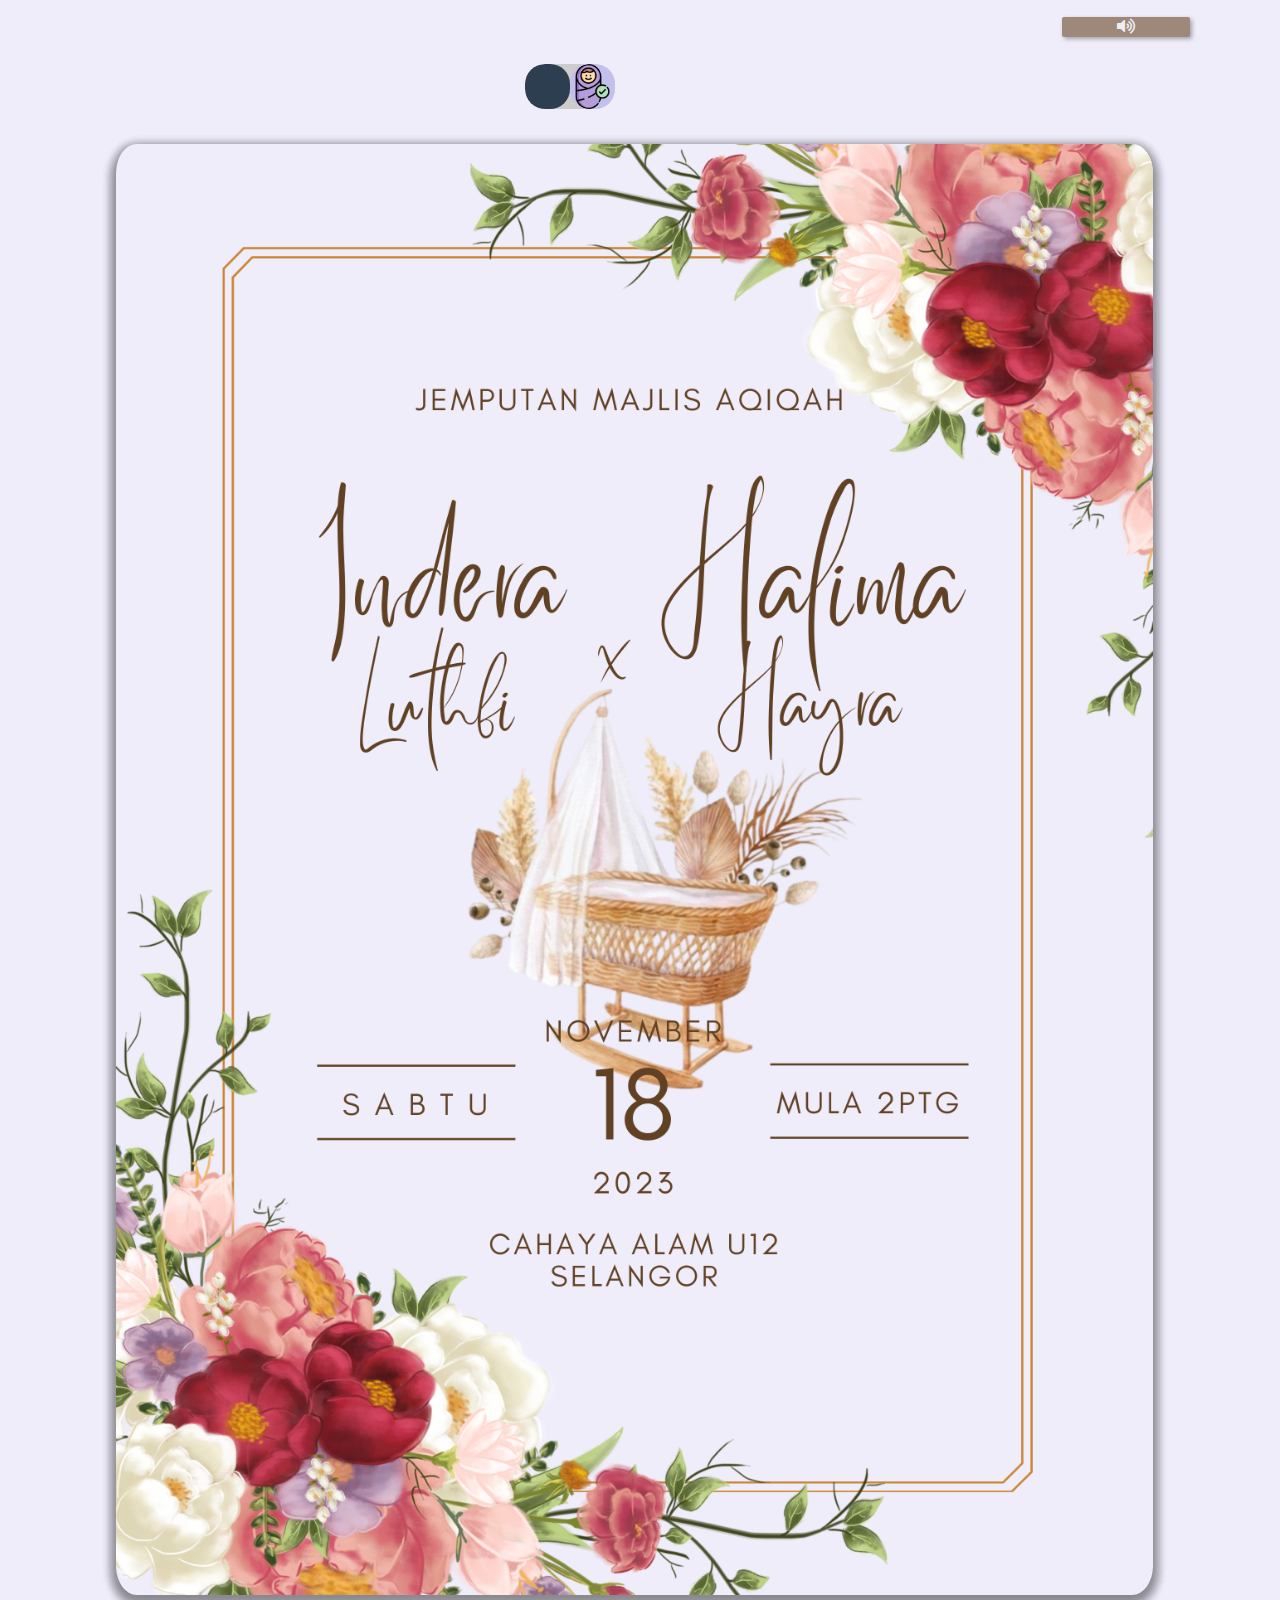
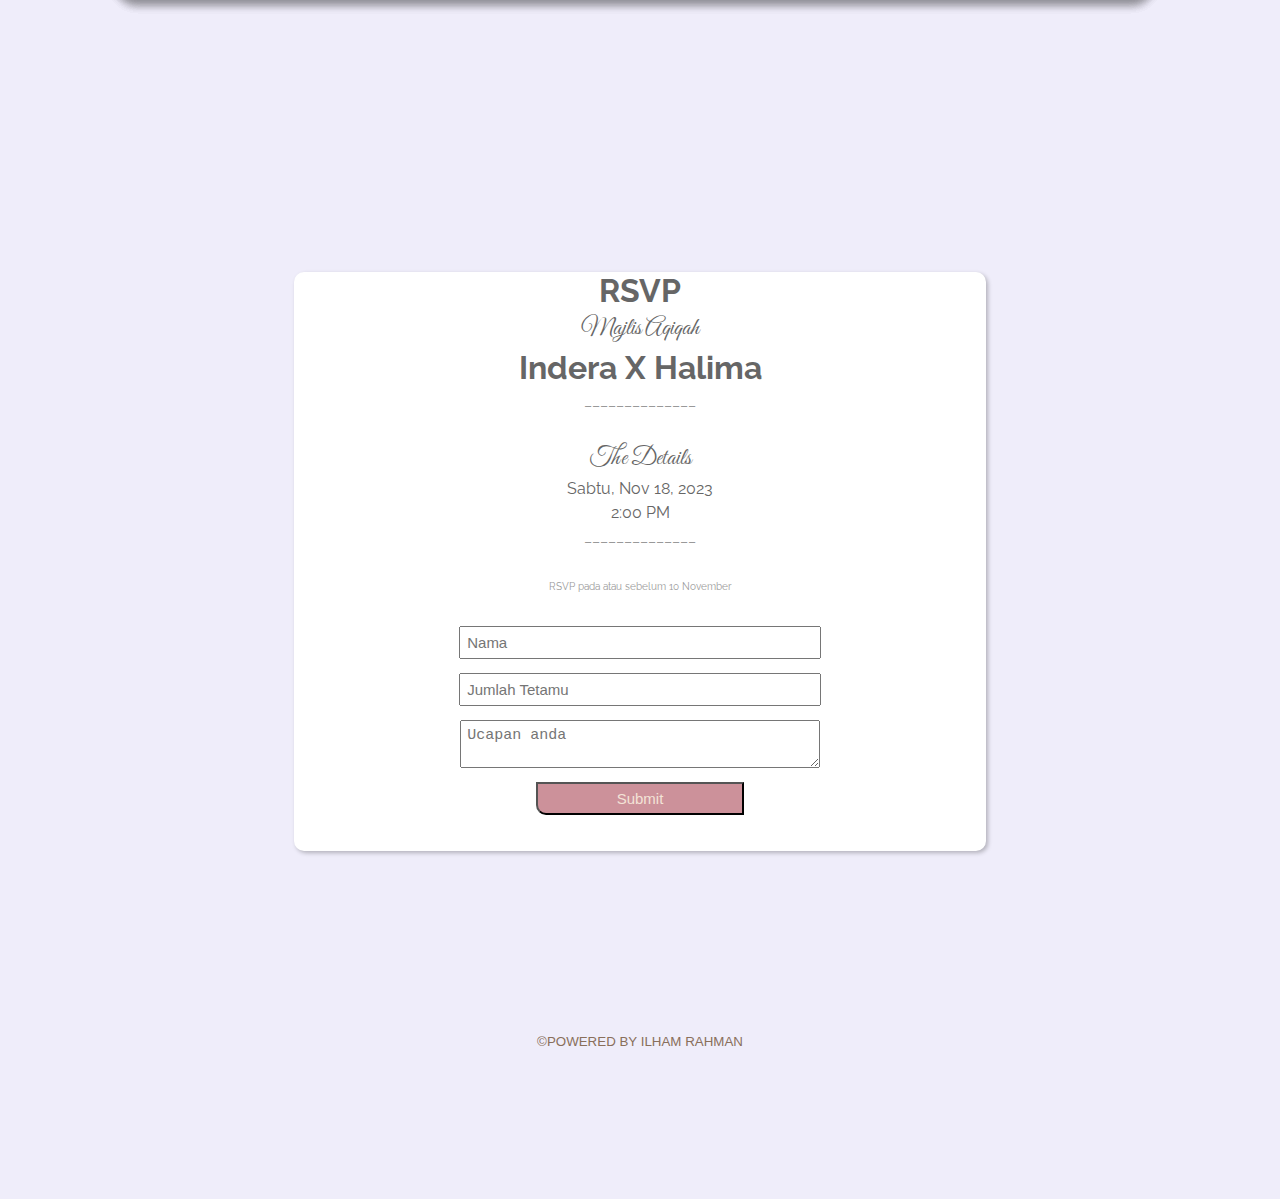
<file: index.html>
<!DOCTYPE html>
<html lang="en">
  <head>
    <meta charset="UTF-8" />
    <meta name="viewport" content="width=device-width, initial-scale=1.0" />
    <title>Luthfi X Halima</title>
    <link rel="stylesheet" href="style.css" />
    <link
      rel="stylesheet"
      href="https://cdnjs.cloudflare.com/ajax/libs/font-awesome/5.9.0/css/all.min.css"
    />
    <link rel="stylesheet" type="text/css" href="https://fonts.googleapis.com/css?family=Raleway:100,200,300,400,500,600,700,800,900">
<link href='https://fonts.googleapis.com/css?family=Great+Vibes' rel='stylesheet' type='text/css'>
  </head>
  <body>
    <style>
 
    </style>
    <div class="slider">
      <div class="icon" id="icon1">
       
      </div>
      <div class="icon" id="icon2">
        <img class="girl" src="./image/girl.png" alt="halima" />
      </div>
      <div class="slider-button" id="sliderButton">
        <img class="boy" src="./image/boy.png" alt="indera" />
      </div>
    </div>
    <div class="container">
      <div class="frame1">
        <img class="frame" src="./image/2.png" alt="frame" />
      </div>
      <div class="img3">
        <img class="word1" src="./image/3.png" alt="jemputan" />
      </div>
      <div class="img4">
        <img class="word2" src="./image/4.png" alt="border" />
      </div>
      <div class="img5">
        <img class="word3" src="./image/5.png" alt="date" />
      </div>
      <div class="img6">
        <img class="word4" src="./image/6.png" alt="inderaxhalima" />
      </div>
      <div class="img7">
        <img class="word5" src="./image/7.png" alt="rotan" />
      </div>
      <audio autoplay loop>
        <source src="./audio/comel.mp3" type="audio/mp3" />
        Your browser does not support the audio element.
      </audio>
    </div>
    <div class="main">
    <button id="play">
      <i class="fas fa-volume-up"></i>
    </button>
  </div>
    <div class="tab" id="navbar">
      <div class="flex">
        <div class="dropdown">
        <span>   
          <img src="./image/waze.png" alt="waze" width="20%"/>
          <br />
          LOKASI</span>
        <div class="dropdown-content">
          <a href="https://www.google.com/maps/dir/?api=1&destination=3.086258, 101.489452" style="font-size: small;"><img src="./image/gmaps.png" alt="waze" width="20%" style="vertical-align: middle; margin-right: 5px;" />    Google Maps</a>
          <a href="https://www.waze.com/ul?ll=3.086258, 101.489452&navigate=yes" style="font-size: small;"><img src="./image/waze.png" alt="waze" width="20%" style="vertical-align: middle; margin-right: 5px;" />    Waze</a>
          
        </div>
      </div>
        <div class="dropdown">
          <span>
            <img src="./image/smartphone.png" alt="waze" width="20%" color="#896f5b" />
            <br />
            HUBUNGI</span>
          <div class="dropdown-content">
            <a href="tel:+60149288083" style="font-size: small;"><img src="./image/call.png" alt="waze" width="10%" style="vertical-align: middle; margin-right: 5px;" />Haji Rahman</a>
            <a href="tel:+60102458149"style="font-size: small;"><img src="./image/call.png" alt="waze" width="10%" style="vertical-align: middle; margin-right: 5px;" />Hajah Norliah</a>
            <a href="tel:+60162162405"style="font-size: small;"><img src="./image/call.png" alt="waze" width="10%" style="vertical-align: middle; margin-right: 5px;" />Yasmin Nur</a>
            <a href="tel:+601160511011"style="font-size: small;"><img src="./image/call.png" alt="waze" width="10%" style="vertical-align: middle; margin-right: 5px;" />Ilham Rahman</a>
          </div>
        </div>
          <br /></a
        >
        <a href="https://www.google.com/calendar/render?action=TEMPLATE&text=Majlis%20Aqiqah%20Indera%20X%20Halimah&dates=20231118T030000Z/20231118T080000Z&details=Please%20Welcome&location=3.086258,101.489452" target="_blank">
          <img
            src="./image/calendar.png"
            alt="calendar"
            width="20%"
            color="#896f5b"
          />
          <br />
          CALENDAR</a
        >
        <a href="https://www.chess.com/game/81840160760" target="_blank">
          <img
            src="./image/joystick.png"
            alt="waze"
            width="20%"
            color="#896f5b"
          />
          <br />
          GAME</a
        >
      </div>
    </div>





<div class="pos">
    <div class="top">
    </div>
    <div class="form">
   
      <h1>RSVP</h1>
      <h2>Majlis Aqiqah</h2>
      <h1>Indera X Halima</h1>
        <p class= "line">______________</p>
        <h2>The Details</h2>
        <p>Sabtu, Nov 18, 2023</p>
        <p>2:00 PM</p>

             <p class= "line">______________</p>
             <p class="line" style="font-size: x-small;">RSVP pada atau sebelum 10 November</p>
             <form 
             id="rsvp-form" 
             action="https://sheetdb.io/api/v1/dz4fbur8mllat" 
             method="post"
            
             name="contact-form">
              <input id="name" type="text" name="name" placeholder="Nama" required>
              <input id="number" type="number" name="guests" placeholder="Jumlah Tetamu" required>
              <textarea id="message" name="message" placeholder="Ucapan anda"></textarea>
              <input 
              class="accept" 
              type="submit" 
              value="Submit" 
              id="submit" 
              src="https://i.cloudup.com/2ZAX3hVsBE-3000x3000.png">
             </form>
             

    </div>
  </div>
    <div class="wish">
      <table id="sheet-data">
        <!-- Data will be populated here -->
    </table>

    <script src="https://apis.google.com/js/api.js"></script>
    </div>


    
    <script src="script.js">
 
</script>

    <footer>
  &copy;POWERED BY ILHAM RAHMAN
</footer>
  </body>
</html>
</file>
<file: style.css>
body {
  font-family: Arial, sans-serif;
  margin: 5%;
  transition: background 0.2s linear;
  background-color: #ebe0e0b2; /#c4bfee46/
  overflow: scroll;
  
}

.container {
  width: 90%;
  padding: auto;
  max-width: none;
  height: auto;
  display: flex;
  justify-content: center;
  align-items: center;
  text-align: center;
  border-radius: 10px;
  box-shadow: 0 0 10px rgba(0, 0, 0, 0.658);
  position: relative;
  animation: fadeIn 4s ease-in-out; /* Adjust duration and easing as needed */
}

/* Define keyframes for the animation */
@keyframes fadeIn {
  0% {
    opacity: 0; /* Start with opacity 0 */
    transform: translateY(10px); /* Move the elements slightly down */
  }
  100% {
    opacity: 1; /* End with full opacity */
    transform: translateY(0); /* Return to the original position */
  }
}

.frame {
  position: absolute;
  width: 100%; /* Ensure the image takes up the full width of the container */
  height: auto; /* Allow the image to maintain its aspect ratio */
  top: 2%;
  left: 5%;
  right: 5%;
  justify-content: center;
  align-items: center;
  text-align: center;
  z-index: 2;
  border-radius: 2%;
}

.word1,
.word2,
.word3,
.word4 {
  position: absolute;
  width: 100%; /* Ensure the image takes up the full width of the container */
  height: auto; /* Allow the image to maintain its aspect ratio */
  top: 2%;
  left: 5%;
  right: 5%;
  justify-content: center;
  align-items: center;
  text-align: center;
  z-index: 1;
  box-shadow: 0 5px 10px 5px rgba(0, 0, 0, 0.13);
  border-radius: 2%;
  animation: slideIn 4s ease-in-out; /* Adjust duration and easing as needed */
  animation-fill-mode: both;
}

span {
  color: #896f5b;
  display: inline-block;
  font-family: "Gabarito", cursive;
  font-family: "Orbitron", sans-serif;
  font-family: "Raleway", sans-serif;
}

@keyframes bounce {
  0% {
    opacity: 0;
    transform: translateY(-100%);
  }
  30% {
    transform: translateY(0);
  }
  40% {
    transform: translateY(-30px);
  }
  60% {
    transform: translateY(0);
  }
  70% {
    transform: translateY(-15px);
  }
  100% {
    opacity: 1;
    transform: translateY(0);
  }
}

.flex {
  position: relative;
  margin-top: 10%;
  margin-left: 2%;
  padding-top: 10px;
  padding-bottom: px;
  display: flex;
  width: 90%;
  height: 20%;
  display: flex;
  justify-content: center;
  align-items: center;
  text-align: center;
  left: 0%;
  animation: fadeIn 4s ease-in-out;
  animation-fill-mode: both;
  opacity: 0;
  box-shadow: 0 5px 10px 5px rgba(0, 0, 0, 0.13);
  border-radius: 10%;
  background-color: #ffffff;
}
.flex.active {
  opacity: 1;
  animation-play-state: running;
}

.tab a {
  text-decoration: none;
  color: #896f5b;
  margin-left: 1%;
  display: inline-block;
  font-family: "Gabarito", cursive;
  font-family: "Orbitron", sans-serif;
  font-family: "Raleway", sans-serif;
}

.tab img {
  text-align: center;
  justify-content: center;
}
#navbar {
  position:fixed;
  bottom: 0;
  z-index: 10;

}

div.main button  {
  font-size: 16px;
  color: #eee;
  position: absolute;
  top: 3%;
  right: 2%;
  transform: translate(-50%, -50%);
  width: 10%;
  border: none;
  border-radius: 2px;
  outline: none;
  background: #896f5b;
  box-shadow: 2px 2px 4px rgba(0, 0, 0, 0.4);
  opacity: 0.8;
  cursor: pointer;
  animation: fadeIn 4s ease-in-out;;
  transition:  all 2s ease-out;
  z-index: 3;
}

button.fade:hover {
  opacity: 0.8;
}

.fade {
  opacity: 0.2;
  top: 62%;
  right: 2%;
  transform: translate(0, 0);
}

.word5 {
  position: absolute;
  width: 100%; /* Ensure the image takes up the full width of the container */
  height: auto; /* Allow the image to maintain its aspect ratio */
  top: 2%;
  left: 5%;
  right: 5%;
  justify-content: center;
  align-items: center;
  text-align: center;
  animation: slideIn 4s ease-in-out; /* Adjust duration and easing as needed */
  animation-fill-mode: both;
  z-index: 0;
  animation: swing 3s ease-in-out infinite;
}

@keyframes swing {
  0% {
    transform: rotate(0deg);
  }
  20% {
    transform: rotate(5deg);
  }
  40% {
    transform: rotate(-5deg);
  }
  60% {
    transform: rotate(5deg);
  }
  80% {
    transform: rotate(-5deg);
  }
  100% {
    transform: rotate(0deg);
  }
}

.slider {
  position: relative;
  margin-bottom: 3%;
  width: 90px;
  height: 45px;
  background-color: #ccc;
  overflow: hidden;
  border-radius: 20px;
  justify-content: space-between;
  left: 40%;
  animation: fadeIn 4s ease-in-out;
  
}

.icon {
  position: absolute;
  width: 100%;
  height: 100%;
  display: none;
  border-radius: 20px;
}

.icon.active {
  display: flex;
  
}

#icon1 {
  background-color: #c4bfeef5;
  color: #fff;
  left: 50%;
  
}

#icon2 {
  background-color: #ebe0e0ec;
  left: 1%;
  animation: moveRightToLeft 0.8s linear;
  
}

.slider-button {
  position: absolute;
  width: 50%;
  height: 100%;
  background-color: #2c3e50;
  cursor: pointer;
  z-index: 1;
  border-radius:20px ;
  
}

div.slider-button .boy{
  height: 100%;
  width: 100%;
  position: relative;
  background-color: #c4bfeef5;
  color: #fff;
  left: 100%;
  border-radius: 20px;
}

#sliderButton {
  left: 0;
  transition: left 0.5s ease-in-out;
  
}

.boy {
  width: 40%;
}

.girl {
  width: 40%;
  
}

@keyframes moveRightToLeft {
  0% {
    left: 105%; /* Start at the right edge of the container */
  }
  102% {
    left: 0; /* Move to the left edge of the container */
  }
}

.dropdown {
  position: relative;
  display: inline-block;
  z-index: 100;
  cursor: pointer;
  
  
}

.dropdown:hover .dropdown-content {      
  max-height: 300px;
  visibility: visible;
  bottom: 100%;
}

.dropdown-content {
  
  position: absolute;
  background-color: #ebe0e0ec;
  min-width: 145px;
  margin-bottom: 5%;
  box-shadow: 0px 8px 16px 0px rgba(0,0,0,0.2);
  border-radius: 10%;
  z-index: 100;
  

  
}
span{
  color: #896f5b;
}
.dropdown-content a{
  color: black;
  padding: 12px 16px;
  margin-top: -10px;
  margin-bottom: -10px;
  text-decoration: none;
  display: block;
  color: #896f5b;
  font-family: "Gabarito", cursive;
  font-family: "Orbitron", sans-serif;
  font-family: "Raleway", sans-serif;
  z-index: 100;
  
}
a:hover  {
  display: block;
  background-color: #e0dad68a;
  transition: .5s;
  border-radius: 10%;
  
}
.dropdown:hover .dropdown-content {
  display: block;
  transition: all 0.4s linear;
}

.poll-container {
  margin-left: 5%;
  margin-top: 2%;
  width: 85%; /* Increase or decrease as needed to adjust the width of the poll container */
  border: 1px solid #000; /* Add a border to the poll container */
  padding: 2%; /* Optional: Add padding inside the border */
  text-align: center;
}

.results {
  width: 70%;
  font-weight: bold;
  display: block;
}

.input-form {
  width: 70%;
  margin-bottom: 3%;
 
  
}

.input-form input {
flex: 0 0.5 1%;
}


footer {
  
  color: #896f5b; 
  text-align: center;
  align-items: center;
  padding: 10px 0;
  position:relative;
  bottom: 0%;
  margin: 10% 10% 12%;
  animation: fadeIn 4s ease-in-out;
  font-size: smaller;
  z-index: -10;
}

.form {
  font-family: 'Raleway';
  height: auto;
  width: 60%;
  background-color: #fff;
  margin: 5% auto ;
  border-radius: 10px;
  color: #666;
  padding: 0px 0px 2%;
  box-shadow: 2px 2px 4px rgb(0, 0, 0, .25);
  animation: fadeIn 4s ease-in-out;
  z-index: -20;
}


.info {
  padding: 10px;
}

h1, h2, p {
  text-align: center;
  padding: 0px;
  margin: 5px 5px;
}

h2 {
  font-family: 'Great Vibes', cursive;
  font-weight: 100;
}

p.line {
  margin: 0px auto 5% auto;
  color: #999;
}
button .accept .regret {
  display: inline-block;
  width: 400px;
}
form input .accept {
  color: #666;
  background-color: #ffbdc7;
  border: none;
  font-family: 'Raleway';
  font-size: 18px;
  font-weight: 600;
  padding: 15px 32px;
  width: 40%;
  margin: 4% 5% 5% 5%; 
  float:left;
}

form input{
  font-size: 15px;
  color: #666;
  padding: 6px;
  margin: 2% auto 2%;
  display: block;
  width: 50%; 
}

input.accept {
  border-radius: 0px 0px 0px 10px;
  background-color: #cc919a;
  color: #f3e3d7;
  width: 30%;
}


input.accept:hover {
  background-color: #cc919a;
  transition: .5s;
}
input.regret:hover {
  background-color: #cc919a;
  transition: .5s;
}

input:focus {
  outline: 0;
}
.form textarea{
  font-size: 15px;
  color: #666;
  padding: 6px;
  margin: 2% auto 2%;
  display: block;
  width: 50%; 
 
}

.pos {
  position: relative;
  margin-top: 150%;
  
}
</file>
